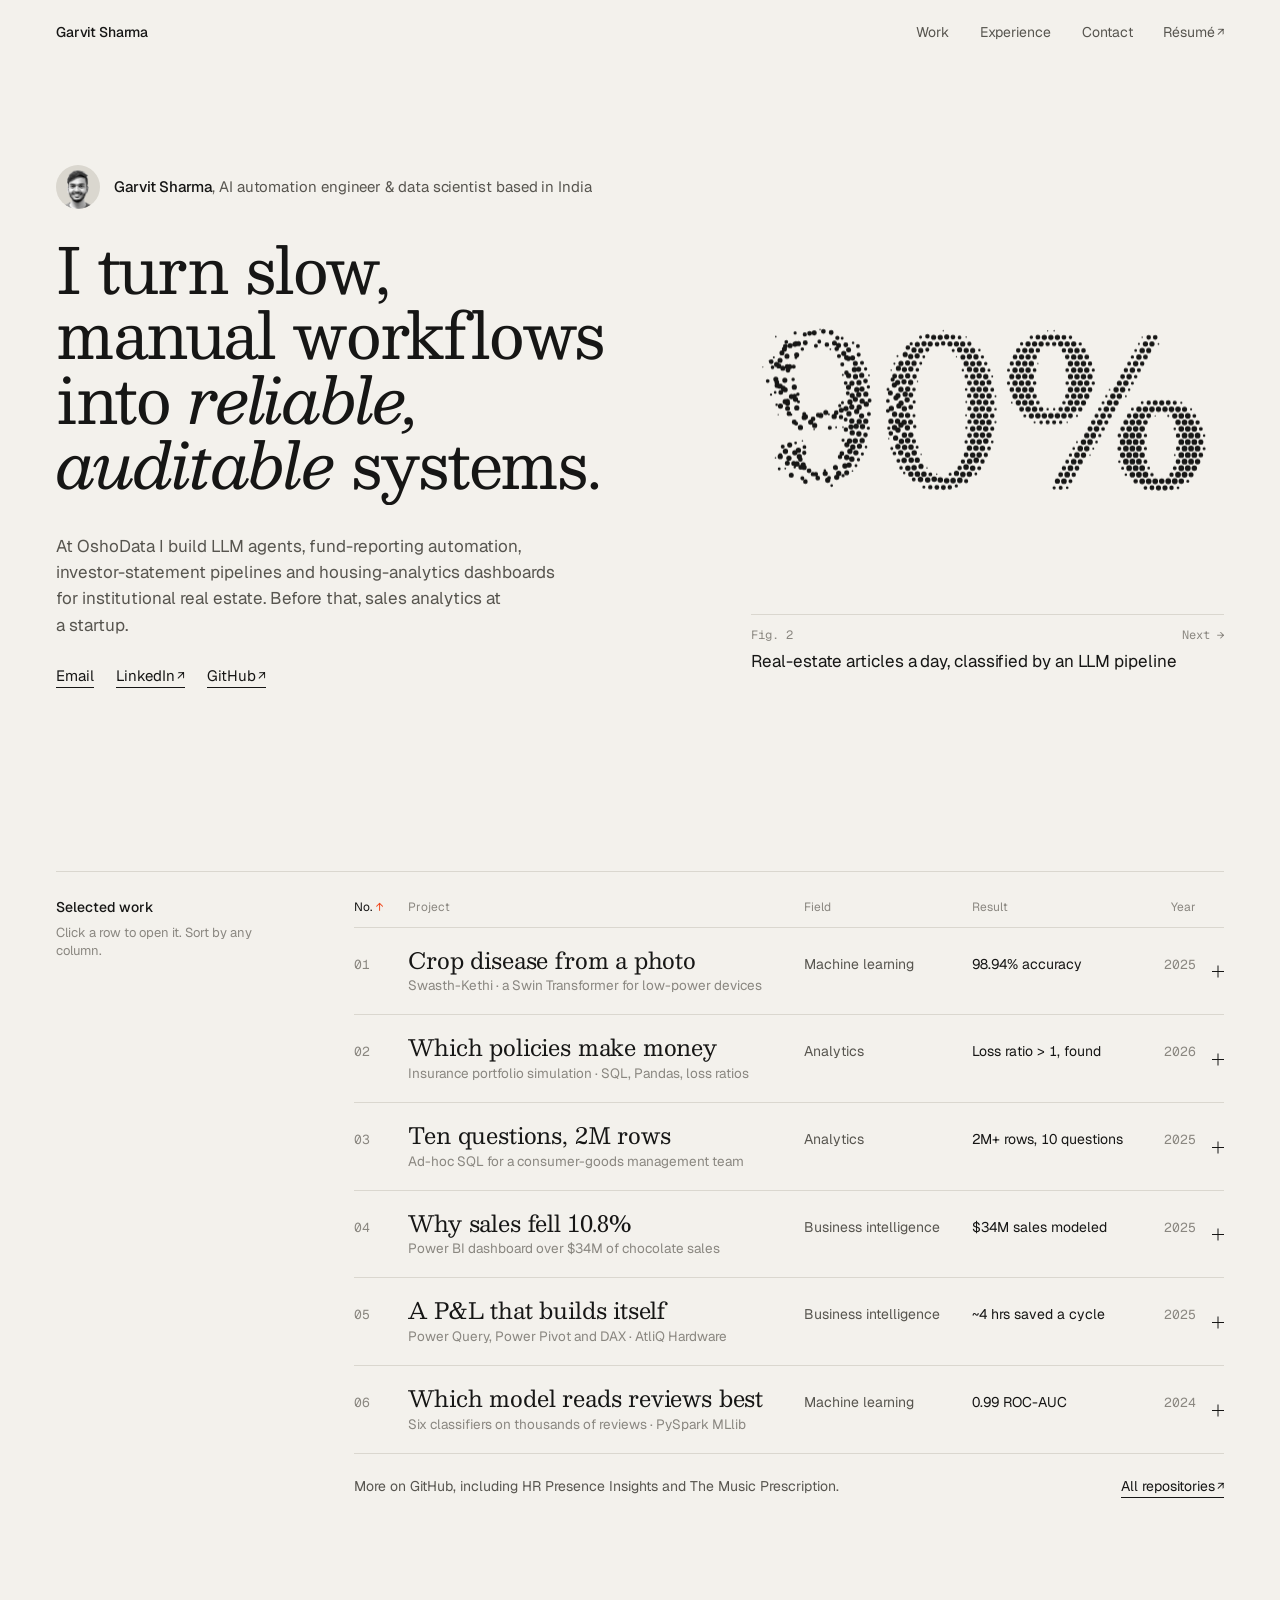
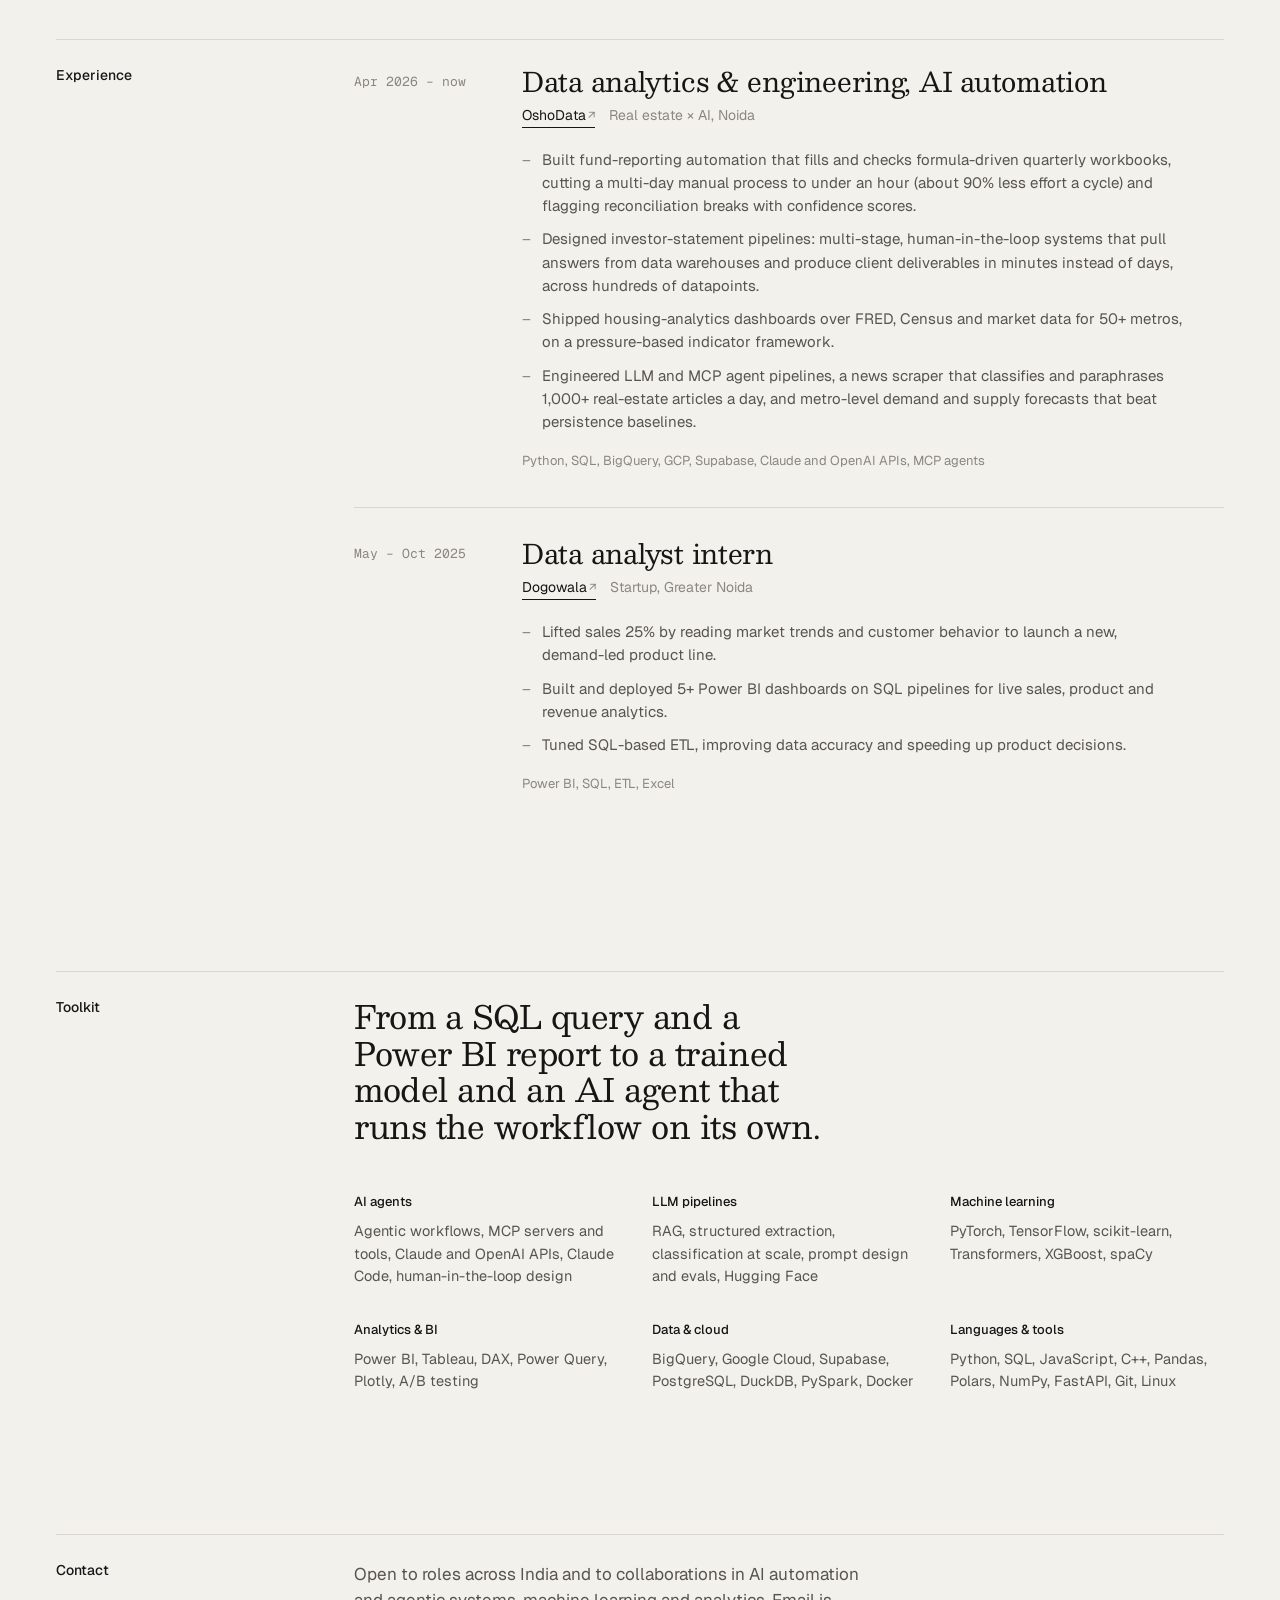
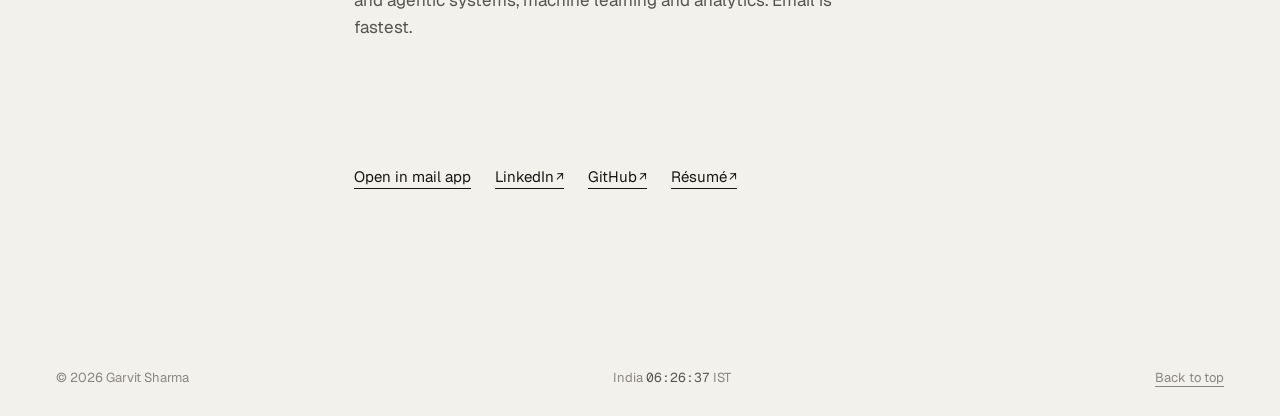
<file: index.html>
<!DOCTYPE html>
<html lang="en">
  <head>
    <meta charset="UTF-8" />
    <meta name="viewport" content="width=device-width, initial-scale=1.0" />
    <title>Garvit Sharma — AI Automation Engineer &amp; Data Scientist</title>
    <meta
      name="description"
      content="Garvit Sharma is an AI automation engineer and data scientist in India, building AI agents, LLM and RAG pipelines, machine learning models and analytics."
    />
    <meta name="keywords" content="Garvit Sharma, AI automation engineer, data scientist, India, agentic AI, AI agents, RAG, LLM, MCP, machine learning, data analyst, Power BI, SQL, Python" />
    <meta name="author" content="Garvit Sharma" />
    <meta name="robots" content="index, follow, max-image-preview:large" />
    <meta name="theme-color" content="#f3f1ec" media="(prefers-color-scheme: light)" />
    <meta name="theme-color" content="#121211" media="(prefers-color-scheme: dark)" />
    <meta name="color-scheme" content="light dark" />
    <link rel="canonical" href="https://garvitsharma0.github.io/" />
    <link rel="icon" type="image/svg+xml" href="assets/favicon.svg?v=2" />

    <!-- Open Graph -->
    <meta property="og:title" content="Garvit Sharma — AI Automation Engineer &amp; Data Scientist" />
    <meta
      property="og:description"
      content="AI Automation · Agentic AI · Machine Learning · Analytics. Turning manual workflows into reliable, auditable systems."
    />
    <meta property="og:type" content="website" />
    <meta property="og:locale" content="en_IN" />
    <meta property="og:site_name" content="Garvit Sharma" />
    <meta property="og:url" content="https://garvitsharma0.github.io/" />
    <meta property="og:image" content="https://garvitsharma0.github.io/assets/og.png?v=2" />
    <meta property="og:image:width" content="1200" />
    <meta property="og:image:height" content="630" />
    <meta property="og:image:alt" content="Garvit Sharma, AI automation engineer and data scientist. I turn slow, manual workflows into reliable, auditable systems." />
    <meta name="twitter:card" content="summary_large_image" />
    <meta name="twitter:title" content="Garvit Sharma — AI Automation Engineer &amp; Data Scientist" />
    <meta name="twitter:description" content="AI Automation · Agentic AI · Machine Learning · Analytics." />
    <meta name="twitter:image" content="https://garvitsharma0.github.io/assets/og.png?v=2" />

    <!-- Person structured data -->
    <script type="application/ld+json">
      {
        "@context": "https://schema.org",
        "@type": "Person",
        "name": "Garvit Sharma",
        "jobTitle": "AI Automation Engineer & Data Scientist",
        "description": "AI automation engineer and data scientist in India, building AI agents, LLM and RAG pipelines, machine learning models and analytics.",
        "url": "https://garvitsharma0.github.io/",
        "email": "mailto:garvits5.work@gmail.com",
        "image": "https://garvitsharma0.github.io/assets/profile-pic.png",
        "worksFor": { "@type": "Organization", "name": "OshoData" },
        "address": { "@type": "PostalAddress", "addressCountry": "IN" },
        "knowsAbout": ["AI Automation", "Agentic AI", "AI Agents", "RAG", "LLM Pipelines", "MCP Agents", "Generative AI", "Prompt Engineering", "Machine Learning", "Data Science", "Data Analysis", "SQL", "Python", "Power BI", "PySpark"],
        "sameAs": [
          "https://github.com/GarvitSharma0",
          "https://www.linkedin.com/in/garvitsharma1/"
        ]
      }
    </script>

    <link rel="preconnect" href="https://fonts.googleapis.com" />
    <link rel="preconnect" href="https://fonts.gstatic.com" crossorigin />
    <link
      href="https://fonts.googleapis.com/css2?family=Besley:ital,wght@0,400..500;1,400&family=Geist:wght@400..600&family=Geist+Mono:wght@400..500&display=swap"
      rel="stylesheet"
    />
    <link rel="stylesheet" href="style.css?v=9" />

    <script>
      document.documentElement.classList.add("js");
    </script>
  </head>
  <body>
    <a class="skip" href="#main">Skip to content</a>

    <header class="top wrap">
      <a class="top__name" href="#about">Garvit Sharma</a>
      <nav class="top__nav" aria-label="Primary">
        <a href="#projects">Work</a>
        <a href="#experience">Experience</a>
        <a href="#contact">Contact</a>
        <a href="assets/Garvits_Resume1.pdf" target="_blank" rel="noopener">Résumé<span class="arrow" aria-hidden="true">↗</span></a>
      </nav>
    </header>

    <main id="main">
      <!-- ====================== HERO ====================== -->
      <section id="about" class="hero wrap">
        <div class="hero__text">
          <h1 class="hero__id" data-intro>
            <img class="hero__avatar" src="assets/avatar.png" alt="" width="44" height="44" />
            <span>Garvit Sharma<span>, AI&nbsp;automation engineer &amp; data scientist based in&nbsp;India</span></span>
          </h1>
          <p class="hero__statement" data-split>
            I turn <span class="messy">slow, manual</span> workflows into <em>reliable, auditable</em> systems.
          </p>
          <p class="hero__lede" data-intro>
            At OshoData I build LLM agents, fund-reporting automation, investor-statement
            pipelines and housing-analytics dashboards for institutional real estate.
            Before that, sales analytics at a startup.
          </p>
          <p class="hero__links" data-intro>
            <a class="link" href="mailto:garvits5.work@gmail.com">Email</a>
            <a class="link" href="https://www.linkedin.com/in/garvitsharma1/" target="_blank" rel="me noopener">LinkedIn<span class="arrow" aria-hidden="true">↗</span></a>
            <a class="link" href="https://github.com/GarvitSharma0" target="_blank" rel="me noopener">GitHub<span class="arrow" aria-hidden="true">↗</span></a>
          </p>
        </div>

        <figure class="figs" data-intro>
          <button class="figs__stage" type="button" aria-label="Show the next result">
            <canvas aria-hidden="true"></canvas>
          </button>
          <figcaption class="figs__caption">
            <span class="figs__no">Fig. 1</span>
            <span class="figs__text">Less manual effort per quarterly reporting cycle, OshoData</span>
            <button class="figs__hint" type="button" tabindex="-1" aria-hidden="true">Next →</button>
          </figcaption>
          <ol class="figs__data">
            <li data-value="90%" data-caption="Less manual effort per quarterly reporting cycle, OshoData"><b>90%</b> less manual effort per quarterly reporting cycle at OshoData</li>
            <li data-value="1,000+" data-caption="Real-estate articles a day, classified by an LLM pipeline"><b>1,000+</b> real-estate articles a day, classified by an LLM pipeline</li>
            <li data-value="50+" data-caption="Metros tracked by housing-analytics dashboards"><b>50+</b> metros tracked by housing-analytics dashboards</li>
            <li data-value="98.94%" data-caption="Accuracy of the Swasth-Kethi plant-disease model"><b>98.94%</b> accuracy of the Swasth-Kethi plant-disease model</li>
            <li data-value="25%" data-caption="Sales lift from a demand-led product line, Dogowala"><b>25%</b> sales lift from a demand-led product line at Dogowala</li>
          </ol>
        </figure>
      </section>

      <!-- ====================== WORK ====================== -->
      <section id="projects" class="section wrap">
        <header class="section__label">
          <h2>Selected work</h2>
          <p>Click a row to open it. Sort by any column.</p>
        </header>

        <div class="work">
          <div class="work__head" role="group" aria-label="Sort projects">
            <button type="button" data-sort="no" aria-pressed="true">No.</button>
            <button type="button" data-sort="title" aria-pressed="false">Project</button>
            <button type="button" data-sort="field" aria-pressed="false">Field</button>
            <span>Result</span>
            <button type="button" data-sort="year" aria-pressed="false">Year</button>
          </div>

          <ol class="work__list">
            <!-- 01 — Swasth-Kethi -->
            <li class="row" data-no="1" data-title="Crop disease from a photo" data-field="Machine learning" data-year="2025">
              <button class="row__sum" type="button" aria-expanded="false" aria-controls="w-swasth">
                <span class="row__no">01</span>
                <span class="row__title">Crop disease from a photo <span>Swasth-Kethi · a Swin Transformer for low-power devices</span></span>
                <span class="row__field">Machine learning</span>
                <span class="row__result">98.94% accuracy</span>
                <span class="row__year">2025</span>
                <span class="row__icon" aria-hidden="true"></span>
              </button>
              <div class="row__detail" id="w-swasth">
                <div class="row__inner">
                  <div class="case">
                    <dl class="case__text">
                      <dt>Problem</dt>
                      <dd>Crop disease drives major yield loss, yet accurate detection models are usually too heavy for the low-end hardware farmers actually have, and out of reach for non-English speakers.</dd>
                      <dt>Approach</dt>
                      <dd>Trained a Swin Transformer on 100k+ leaf images across 38 disease classes, optimized it for edge devices, and wrapped it in a React UI in 150+ languages with a Django chatbot that explains causes, cures and prevention.</dd>
                      <dt>Result</dt>
                      <dd>98.94% validation accuracy and about 98% on the held-out test set, light enough for low-power devices.</dd>
                      <dt>Stack</dt>
                      <dd class="case__stack">PyTorch, Swin Transformer, React, Django</dd>
                    </dl>
                    <figure class="case__fig">
                      <img src="assets/case-swasth.png" alt="Training and validation loss and accuracy curves for the Swin Transformer" width="1070" height="359" loading="lazy" decoding="async" />
                    </figure>
                    <p class="case__links">
                      <a class="link" href="https://github.com/GarvitSharma0/Swasth-Kethi" target="_blank" rel="noopener">Code<span class="arrow" aria-hidden="true">↗</span></a>
                    </p>
                  </div>
                </div>
              </div>
            </li>

            <!-- 02 — Insurance -->
            <li class="row" data-no="2" data-title="Which policies make money" data-field="Analytics" data-year="2026">
              <button class="row__sum" type="button" aria-expanded="false" aria-controls="w-insurance">
                <span class="row__no">02</span>
                <span class="row__title">Which policies make money <span>Insurance portfolio simulation · SQL, Pandas, loss ratios</span></span>
                <span class="row__field">Analytics</span>
                <span class="row__result">Loss ratio &gt; 1, found</span>
                <span class="row__year">2026</span>
                <span class="row__icon" aria-hidden="true"></span>
              </button>
              <div class="row__detail" id="w-insurance">
                <div class="row__inner">
                  <div class="case">
                    <dl class="case__text">
                      <dt>Problem</dt>
                      <dd>Which policies in an insurance book actually make money, and how badly does claim frequency erode it?</dd>
                      <dt>Approach</dt>
                      <dd>Generated policy and claims data, then used SQL and Pandas to compute premium revenue, claim-cost trends, loss ratios by tenure and projected liabilities under different claim-frequency assumptions.</dd>
                      <dt>Result</dt>
                      <dd>Three-year policies are the most profitable (lowest loss ratio, 1.31). The portfolio as a whole pays out more in claims than it earns in premium, and higher claim frequency makes it sharply worse.</dd>
                      <dt>Stack</dt>
                      <dd class="case__stack">Python, Pandas, SQLite, Seaborn</dd>
                    </dl>
                    <figure class="case__fig">
                      <img src="assets/case-insurance.png" alt="Loss ratio by policy tenure, bar chart" width="789" height="490" loading="lazy" decoding="async" />
                    </figure>
                    <p class="case__links">
                      <a class="link" href="https://github.com/GarvitSharma0/Insurance-Portfolio-Simulation-Risk-Analysis-SQL-Python-" target="_blank" rel="noopener">Code<span class="arrow" aria-hidden="true">↗</span></a>
                    </p>
                  </div>
                </div>
              </div>
            </li>

            <!-- 03 — Ad-hoc consumer goods -->
            <li class="row" data-no="3" data-title="Ten questions, 2M rows" data-field="Analytics" data-year="2025">
              <button class="row__sum" type="button" aria-expanded="false" aria-controls="w-adhoc">
                <span class="row__no">03</span>
                <span class="row__title">Ten questions, 2M rows <span>Ad-hoc SQL for a consumer-goods management team</span></span>
                <span class="row__field">Analytics</span>
                <span class="row__result">2M+ rows, 10 questions</span>
                <span class="row__year">2025</span>
                <span class="row__icon" aria-hidden="true"></span>
              </button>
              <div class="row__detail" id="w-adhoc">
                <div class="row__inner">
                  <div class="case">
                    <dl class="case__text">
                      <dt>Problem</dt>
                      <dd>Management had no quick, detailed view across a sales database of more than two million rows.</dd>
                      <dt>Approach</dt>
                      <dd>Answered ten executive requests in SQL, with views and stored procedures, and turned the results into a deck for stakeholders.</dd>
                      <dt>Result</dt>
                      <dd>The Retailer channel drives 72.6% of gross sales. Also flagged the November 2020 peak and the March 2020 trough, ranked top products and customers, and made the queries 50% faster.</dd>
                      <dt>Stack</dt>
                      <dd class="case__stack">SQL, Power BI, Excel</dd>
                    </dl>
                    <figure class="case__fig">
                      <img src="assets/case-adhoc.png" alt="Sales by channel, donut chart from the insights deck" width="1100" height="619" loading="lazy" decoding="async" />
                    </figure>
                    <p class="case__links">
                      <a class="link" href="https://github.com/GarvitSharma0/ad_hoc_analysis_of_consumer_goods" target="_blank" rel="noopener">Code<span class="arrow" aria-hidden="true">↗</span></a>
                    </p>
                  </div>
                </div>
              </div>
            </li>

            <!-- 04 — Sales insights -->
            <li class="row" data-no="4" data-title="Why sales fell 10.8%" data-field="Business intelligence" data-year="2025">
              <button class="row__sum" type="button" aria-expanded="false" aria-controls="w-sales">
                <span class="row__no">04</span>
                <span class="row__title">Why sales fell 10.8% <span>Power BI dashboard over $34M of chocolate sales</span></span>
                <span class="row__field">Business intelligence</span>
                <span class="row__result">$34M sales modeled</span>
                <span class="row__year">2025</span>
                <span class="row__icon" aria-hidden="true"></span>
              </button>
              <div class="row__detail" id="w-sales">
                <div class="row__inner">
                  <div class="case">
                    <dl class="case__text">
                      <dt>Problem</dt>
                      <dd>Sales were down 10.8% month on month, with no clear view of where margin and performance were leaking.</dd>
                      <dt>Approach</dt>
                      <dd>Built a Power BI dashboard over Excel and CSV sources covering sales, profit, shipments and performance by rep and region, tuned with DAX Studio.</dd>
                      <dt>Result</dt>
                      <dd>Modeled $34M in sales and $21M in profit (60.3% of target), showed what drove the decline and which reps and regions led or lagged, and pointed to pricing and shipment fixes.</dd>
                      <dt>Stack</dt>
                      <dd class="case__stack">Power BI, DAX, DAX Studio, Excel</dd>
                    </dl>
                    <figure class="case__fig">
                      <img src="assets/case-sales.png" alt="Awesome Chocolates sales dashboard in Power BI" width="1100" height="633" loading="lazy" decoding="async" />
                    </figure>
                    <p class="case__links">
                      <a class="link" href="https://app.powerbi.com/view?r=eyJrIjoiNjg2MzhmYjgtZTMzYi00N2Y5LWIxOWEtYzU3NTE3YmJjMzYyIiwidCI6ImM2ZTU0OWIzLTVmNDUtNDAzMi1hYWU5LWQ0MjQ0ZGM1YjJjNCJ9&amp;pageName=ReportSection" target="_blank" rel="noopener">Live dashboard<span class="arrow" aria-hidden="true">↗</span></a>
                      <a class="link" href="https://github.com/GarvitSharma0/sales-analytics-chocolates" target="_blank" rel="noopener">Code<span class="arrow" aria-hidden="true">↗</span></a>
                    </p>
                  </div>
                </div>
              </div>
            </li>

            <!-- 05 — P&L -->
            <li class="row" data-no="5" data-title="A P&amp;L that builds itself" data-field="Business intelligence" data-year="2025">
              <button class="row__sum" type="button" aria-expanded="false" aria-controls="w-pnl">
                <span class="row__no">05</span>
                <span class="row__title">A P&amp;L that builds itself <span>Power Query, Power Pivot and DAX · AtliQ Hardware</span></span>
                <span class="row__field">Business intelligence</span>
                <span class="row__result">~4 hrs saved a cycle</span>
                <span class="row__year">2025</span>
                <span class="row__icon" aria-hidden="true"></span>
              </button>
              <div class="row__detail" id="w-pnl">
                <div class="row__inner">
                  <div class="case">
                    <dl class="case__text">
                      <dt>Problem</dt>
                      <dd>Finance needed a reliable P&amp;L, plus market and customer performance, across fiscal years.</dd>
                      <dt>Approach</dt>
                      <dd>Automated the report with Power Query for the ETL, a Power Pivot data model and DAX measures, giving P&amp;L by fiscal year and by market.</dd>
                      <dt>Result</dt>
                      <dd>Gross margin tracked by year and market against target. Automated cleaning saved about four hours a cycle and lifted report accuracy by about 30%.</dd>
                      <dt>Stack</dt>
                      <dd class="case__stack">Excel, Power Query, Power Pivot, DAX</dd>
                    </dl>
                    <figure class="case__fig">
                      <img src="assets/case-pnl.png" alt="P&amp;L statement by fiscal year for AtliQ Hardware" width="864" height="532" loading="lazy" decoding="async" />
                    </figure>
                    <p class="case__links">
                      <a class="link" href="https://github.com/GarvitSharma0/P-and-L-Sales-Finance-analytics" target="_blank" rel="noopener">Code<span class="arrow" aria-hidden="true">↗</span></a>
                    </p>
                  </div>
                </div>
              </div>
            </li>

            <!-- 06 — Sentiment -->
            <li class="row" data-no="6" data-title="Which model reads reviews best" data-field="Machine learning" data-year="2024">
              <button class="row__sum" type="button" aria-expanded="false" aria-controls="w-sentiment">
                <span class="row__no">06</span>
                <span class="row__title">Which model reads reviews best <span>Six classifiers on thousands of reviews · PySpark MLlib</span></span>
                <span class="row__field">Machine learning</span>
                <span class="row__result">0.99 ROC-AUC</span>
                <span class="row__year">2024</span>
                <span class="row__icon" aria-hidden="true"></span>
              </button>
              <div class="row__detail" id="w-sentiment">
                <div class="row__inner">
                  <div class="case">
                    <dl class="case__text">
                      <dt>Problem</dt>
                      <dd>Classify the sentiment of thousands of product reviews and find the model that does it best.</dd>
                      <dt>Approach</dt>
                      <dd>An end-to-end PySpark MLlib pipeline: tokenization, stopword removal, spaCy lemmatization and TF-IDF, then six classifiers trained with cross-validation and compared on accuracy, precision, recall, F1 and AUC.</dd>
                      <dt>Result</dt>
                      <dd>Logistic regression and gradient boosting came out on top, at about 98% accuracy and 0.99 ROC-AUC.</dd>
                      <dt>Stack</dt>
                      <dd class="case__stack">PySpark, Spark MLlib, spaCy, Spark SQL</dd>
                    </dl>
                    <figure class="case__fig">
                      <img src="assets/case-sentiment.png" alt="Accuracy of the six classification models compared" width="1070" height="690" loading="lazy" decoding="async" />
                    </figure>
                    <p class="case__links">
                      <a class="link" href="https://github.com/GarvitSharma0/Sentiment-Analysis-Big-Data" target="_blank" rel="noopener">Code<span class="arrow" aria-hidden="true">↗</span></a>
                    </p>
                  </div>
                </div>
              </div>
            </li>
          </ol>

          <p class="work__more">
            More on GitHub, including HR Presence Insights and The Music Prescription.
            <a class="link" href="https://github.com/GarvitSharma0" target="_blank" rel="me noopener">All repositories<span class="arrow" aria-hidden="true">↗</span></a>
          </p>
        </div>
      </section>

      <!-- ====================== EXPERIENCE ====================== -->
      <section id="experience" class="section wrap">
        <header class="section__label">
          <h2>Experience</h2>
        </header>

        <div class="jobs">
          <article class="job" data-reveal>
            <p class="job__when">Apr 2026 – now</p>
            <div>
              <h3 class="job__role">Data analytics &amp; engineering, AI automation</h3>
              <p class="job__org">
                <a class="link" href="https://oshodata.com" target="_blank" rel="noopener">OshoData<span class="arrow" aria-hidden="true">↗</span></a>
                <span>Real estate × AI, Noida</span>
              </p>
              <ul class="job__points">
                <li>Built fund-reporting automation that fills and checks formula-driven quarterly workbooks, cutting a multi-day manual process to under an hour (about 90% less effort a cycle) and flagging reconciliation breaks with confidence scores.</li>
                <li>Designed investor-statement pipelines: multi-stage, human-in-the-loop systems that pull answers from data warehouses and produce client deliverables in minutes instead of days, across hundreds of datapoints.</li>
                <li>Shipped housing-analytics dashboards over FRED, Census and market data for 50+ metros, on a pressure-based indicator framework.</li>
                <li>Engineered LLM and MCP agent pipelines, a news scraper that classifies and paraphrases 1,000+ real-estate articles a day, and metro-level demand and supply forecasts that beat persistence baselines.</li>
              </ul>
              <p class="job__stack">Python, SQL, BigQuery, GCP, Supabase, Claude and OpenAI APIs, MCP agents</p>
            </div>
          </article>

          <article class="job" data-reveal>
            <p class="job__when">May – Oct 2025</p>
            <div>
              <h3 class="job__role">Data analyst intern</h3>
              <p class="job__org">
                <a class="link" href="https://dogowala.in" target="_blank" rel="noopener">Dogowala<span class="arrow" aria-hidden="true">↗</span></a>
                <span>Startup, Greater Noida</span>
              </p>
              <ul class="job__points">
                <li>Lifted sales 25% by reading market trends and customer behavior to launch a new, demand-led product line.</li>
                <li>Built and deployed 5+ Power BI dashboards on SQL pipelines for live sales, product and revenue analytics.</li>
                <li>Tuned SQL-based ETL, improving data accuracy and speeding up product decisions.</li>
              </ul>
              <p class="job__stack">Power BI, SQL, ETL, Excel</p>
            </div>
          </article>
        </div>
      </section>

      <!-- ====================== TOOLKIT ====================== -->
      <section id="skills" class="section wrap">
        <header class="section__label">
          <h2>Toolkit</h2>
        </header>

        <div class="kit">
          <p class="kit__intro" data-reveal>
            From a SQL query and a Power BI report to a trained model and an AI agent that
            runs the workflow on its own.
          </p>
          <div class="kit__grid">
            <div data-reveal><h3>AI agents</h3><p>Agentic workflows, MCP servers and tools, Claude and OpenAI APIs, Claude Code, human-in-the-loop design</p></div>
            <div data-reveal><h3>LLM pipelines</h3><p>RAG, structured extraction, classification at scale, prompt design and evals, Hugging Face</p></div>
            <div data-reveal><h3>Machine learning</h3><p>PyTorch, TensorFlow, scikit-learn, Transformers, XGBoost, spaCy</p></div>
            <div data-reveal><h3>Analytics &amp; BI</h3><p>Power BI, Tableau, DAX, Power Query, Plotly, A/B testing</p></div>
            <div data-reveal><h3>Data &amp; cloud</h3><p>BigQuery, Google Cloud, Supabase, PostgreSQL, DuckDB, PySpark, Docker</p></div>
            <div data-reveal><h3>Languages &amp; tools</h3><p>Python, SQL, JavaScript, C++, Pandas, Polars, NumPy, FastAPI, Git, Linux</p></div>
          </div>
        </div>
      </section>

      <!-- ====================== CONTACT ====================== -->
      <section id="contact" class="section wrap">
        <header class="section__label">
          <h2>Contact</h2>
        </header>

        <div class="contact">
          <p class="contact__lead" data-reveal>
            Open to roles across India and to collaborations in AI automation and agentic
            systems, machine learning and analytics. Email is fastest.
          </p>
          <button class="contact__email" type="button" data-email="garvits5.work@gmail.com" aria-label="Copy email address, garvits5.work@gmail.com">
            <span class="roll" aria-hidden="true"></span>
          </button>
          <p class="sr-only" aria-live="polite" data-copy-status></p>
          <p class="contact__links" data-reveal>
            <a class="link" href="mailto:garvits5.work@gmail.com">Open in mail app</a>
            <a class="link" href="https://www.linkedin.com/in/garvitsharma1/" target="_blank" rel="me noopener">LinkedIn<span class="arrow" aria-hidden="true">↗</span></a>
            <a class="link" href="https://github.com/GarvitSharma0" target="_blank" rel="me noopener">GitHub<span class="arrow" aria-hidden="true">↗</span></a>
            <a class="link" href="assets/Garvits_Resume1.pdf" target="_blank" rel="noopener">Résumé<span class="arrow" aria-hidden="true">↗</span></a>
          </p>
        </div>
      </section>
    </main>

    <footer class="foot wrap">
      <p>© 2026 Garvit Sharma</p>
      <p class="foot__clock">India <time data-clock>--:--</time> IST</p>
      <p><a class="link" href="#about">Back to top</a></p>
    </footer>

    <script src="script.js?v=7" defer></script>
  </body>
</html>
</file>
<file: style.css>
/* ============================================================
   Garvit Sharma — portfolio
   Paper, ink and one signal colour. Besley (a Clarendon) for
   display, Geist for text. Light and dark follow the system setting.
   ============================================================ */

:root {
  --paper: #f3f1ec;
  --ink: #161615;
  --ink-2: #57554f;
  --ink-3: #8a8780;
  --rule: #dad7cf;
  --accent: #f0461b;

  --serif: "Besley", "Clarendon", "Rockwell", Georgia, serif;
  --sans: "Geist", ui-sans-serif, system-ui, -apple-system, "Segoe UI", sans-serif;
  --mono: "Geist Mono", ui-monospace, "SF Mono", Menlo, Consolas, monospace;

  --ease: cubic-bezier(0.22, 1, 0.36, 1);
  --ease-io: cubic-bezier(0.65, 0, 0.35, 1);
  --gutter: clamp(16px, 4.5vw, 56px);
  --gap: 24px;
  color-scheme: light;
}

@media (prefers-color-scheme: dark) {
  :root {
    --paper: #121211;
    --ink: #ebe9e3;
    --ink-2: #a19e96;
    --ink-3: #6e6b65;
    --rule: #2b2a27;
    --accent: #ff5a2c;
    color-scheme: dark;
  }
}

/* ---------- base ---------- */
*,
*::before,
*::after {
  box-sizing: border-box;
}
html {
  -webkit-text-size-adjust: 100%;
  scroll-behavior: smooth;
}
body {
  margin: 0;
  background: var(--paper);
  color: var(--ink);
  font: 400 16px/1.55 var(--sans);
  -webkit-font-smoothing: antialiased;
  -moz-osx-font-smoothing: grayscale;
  overflow-x: clip;
}
h1, h2, h3, p, ul, ol, dl, dd, figure {
  margin: 0;
  padding: 0;
}
ul, ol {
  list-style: none;
}
a {
  color: inherit;
  text-decoration: none;
}
button {
  font: inherit;
  color: inherit;
  background: none;
  border: 0;
  padding: 0;
  cursor: pointer;
  text-align: inherit;
}
img {
  display: block;
  max-width: 100%;
  height: auto;
}
::selection {
  background: var(--accent);
  color: #fff;
}
:focus-visible {
  outline: 2px solid var(--accent);
  outline-offset: 3px;
  border-radius: 1px;
}

.wrap {
  width: 100%;
  max-width: 1280px;
  margin-inline: auto;
  padding-inline: var(--gutter);
}
.sr-only {
  position: absolute;
  width: 1px;
  height: 1px;
  overflow: hidden;
  clip: rect(0 0 0 0);
  white-space: nowrap;
}
.skip {
  position: absolute;
  left: var(--gutter);
  top: -60px;
  padding: 8px 12px;
  background: var(--ink);
  color: var(--paper);
  font-size: 14px;
  z-index: 10;
}
.skip:focus {
  top: 12px;
}

/* links: the rule slides out to the right and back in from the left */
.link {
  background: linear-gradient(currentColor, currentColor) 0 100% / 100% 1px no-repeat;
  padding-bottom: 1px;
}
.arrow {
  display: inline-block;
  margin-left: 0.15em;
  font-size: 0.82em;
  transition: transform 0.35s var(--ease);
}
@media (hover: hover) {
  .link:hover {
    animation: rule 0.7s var(--ease-io);
  }
  a:hover .arrow {
    transform: translate(2px, -2px);
  }
}
@keyframes rule {
  0% { background-size: 100% 1px; background-position: 100% 100%; }
  45% { background-size: 0% 1px; background-position: 100% 100%; }
  55% { background-size: 0% 1px; background-position: 0 100%; }
  100% { background-size: 100% 1px; background-position: 0 100%; }
}

/* ---------- header ---------- */
.top {
  display: flex;
  justify-content: space-between;
  align-items: baseline;
  gap: 16px;
  padding-top: 22px;
  padding-bottom: 22px;
  font-size: 14px;
}
.top__name {
  font-weight: 500;
  letter-spacing: -0.01em;
}
.top__nav {
  display: flex;
  gap: clamp(14px, 2.4vw, 32px);
  color: var(--ink-2);
}
.top__nav a {
  transition: color 0.2s;
}
.top__nav a:hover {
  color: var(--ink);
}

/* ---------- hero ---------- */
.hero {
  display: grid;
  grid-template-columns: repeat(12, minmax(0, 1fr));
  column-gap: var(--gap);
  align-items: end;
  padding-top: clamp(40px, 11vh, 132px);
  padding-bottom: clamp(24px, 4vh, 48px);
}
.hero__text {
  grid-column: 1 / span 7;
  padding-bottom: 6px;
}
.hero__id {
  display: flex;
  align-items: center;
  gap: 14px;
  font-size: 15px;
  font-weight: 500;
  line-height: 1.4;
  letter-spacing: -0.005em;
}
.hero__id > span > span {
  color: var(--ink-2);
  font-weight: 400;
}
.hero__avatar {
  flex: none;
  width: 44px;
  height: 44px;
  border-radius: 50%;
  background: var(--rule);
}
.hero__statement {
  margin-top: clamp(20px, 3vh, 32px);
  font-family: var(--serif);
  font-weight: 400;
  font-size: clamp(2.4rem, 4.9vw, 4.9rem);
  line-height: 1.04;
  letter-spacing: -0.022em;
  text-wrap: balance;
}
.hero__statement em {
  font-style: italic;
  letter-spacing: -0.02em;
}
.hero__lede {
  margin-top: clamp(24px, 4vh, 40px);
  max-width: 46ch;
  font-size: 17px;
  color: var(--ink-2);
  text-wrap: pretty;
}
.hero__links {
  display: flex;
  gap: 22px;
  margin-top: 26px;
  font-size: 15px;
}

/* results, printed in dots */
.figs {
  grid-column: 8 / span 5;
}
.figs__stage {
  position: relative;
  display: block;
  width: 100%;
  aspect-ratio: 5 / 4;
  cursor: pointer;
  -webkit-tap-highlight-color: transparent;
}
.figs__stage canvas {
  position: absolute;
  inset: 0;
  width: 100%;
  height: 100%;
}
.figs__caption {
  position: relative;
  display: grid;
  grid-template-columns: minmax(0, 1fr) auto;
  gap: 6px 14px;
  align-items: baseline;
  margin-top: 12px;
  padding-top: 12px;
  border-top: 1px solid var(--rule);
  font: 12px/1.45 var(--mono);
  color: var(--ink-3);
}
/* the rule doubles as the timer: when it fills, the next figure comes in */
.figs__caption::before {
  content: "";
  position: absolute;
  left: 0;
  right: 0;
  top: -1px;
  height: 1px;
  background: var(--ink);
  transform: scaleX(0);
  transform-origin: left;
}
.figs.run .figs__caption::before {
  animation: fig-timer 4.2s linear forwards;
}
.figs:hover .figs__caption::before,
.figs.paused .figs__caption::before {
  animation-play-state: paused;
}
@keyframes fig-timer {
  to {
    transform: none;
  }
}
.figs__no {
  white-space: nowrap;
}
/* the line that explains the number: body size, and room for two lines so a long one never moves the page */
.figs__text {
  grid-column: 1 / -1;
  min-height: 2.6em;
  font: 400 17px/1.3 var(--sans);
  letter-spacing: -0.005em;
  color: var(--ink);
  text-wrap: pretty;
  transition: opacity 0.25s, transform 0.4s var(--ease);
}
.figs__text.out {
  opacity: 0;
  transform: translateY(5px);
}
.figs__hint {
  grid-column: 2;
  grid-row: 1;
  justify-self: end;
  color: inherit;
  white-space: nowrap;
  transition: color 0.2s;
}
.figs__hint:hover {
  color: var(--ink);
}
.figs__data {
  display: grid;
  gap: 6px;
  font-size: 15px;
  color: var(--ink-2);
}
.figs__data b {
  font-family: var(--serif);
  font-size: 1.6em;
  font-weight: 400;
  color: var(--ink);
}
/* the list is the source; with JS it is read by screen readers, drawn in dots for everyone else */
html.js .figs__data {
  position: absolute;
  width: 1px;
  height: 1px;
  overflow: hidden;
  clip: rect(0 0 0 0);
  white-space: nowrap;
}
html:not(.js) .figs__stage,
html:not(.js) .figs__caption {
  display: none;
}

/* ---------- sections ---------- */
.section {
  display: grid;
  grid-template-columns: repeat(12, minmax(0, 1fr));
  column-gap: var(--gap);
  padding-top: clamp(80px, 11vw, 150px);
}
.section::before {
  content: "";
  grid-column: 1 / -1;
  border-top: 1px solid var(--rule);
  margin-bottom: 26px;
  transform-origin: left;
}
.section__label {
  grid-column: 1 / span 3;
  align-self: start;
  position: sticky;
  top: 28px;
}
.section__label h2 {
  font-size: 14px;
  font-weight: 500;
  line-height: 1.4;
}
.section__label p {
  max-width: 22ch;
  margin-top: 6px;
  font-size: 13px;
  line-height: 1.45;
  color: var(--ink-3);
}
.section > :not(.section__label) {
  grid-column: 4 / -1;
}

/* ---------- work ---------- */
.work__head,
.row__sum {
  display: grid;
  grid-template-columns: 2.4rem minmax(0, 1fr) 9.5rem 10rem 3rem 12px;
  column-gap: 16px;
  align-items: baseline;
}
.work__head {
  padding-bottom: 10px;
  border-bottom: 1px solid var(--rule);
  font-size: 12px;
  color: var(--ink-3);
}
.work__head button {
  color: inherit;
  transition: color 0.2s;
}
.work__head button:hover,
.work__head button[aria-pressed="true"] {
  color: var(--ink);
}
.work__head button[data-dir]::after {
  display: inline-block;
  margin-left: 4px;
  font-family: var(--mono);
  color: var(--accent);
}
.work__head button[data-dir="asc"]::after {
  content: "↑";
}
.work__head button[data-dir="desc"]::after {
  content: "↓";
}
.work__head [data-sort="year"] {
  grid-column: 5;
  justify-self: end;
}

.row {
  border-bottom: 1px solid var(--rule);
}
.row__sum {
  width: 100%;
  padding: 20px 0 19px;
  transition: opacity 0.35s var(--ease);
}
.row__no,
.row__year {
  font: 13px var(--mono);
  color: var(--ink-3);
  font-variant-numeric: tabular-nums;
}
.row__year {
  justify-self: end;
}
.row__title {
  display: flex;
  flex-wrap: wrap;
  align-items: baseline;
  column-gap: 0.5em;
  font-family: var(--serif);
  font-weight: 400;
  font-size: clamp(1.2rem, 1.75vw, 1.45rem);
  line-height: 1.15;
  letter-spacing: -0.008em;
  transition: transform 0.5s var(--ease);
}
/* the line under the title: what it was built with, and for whom */
.row__title span {
  flex-basis: 100%;
  max-width: 46ch;
  margin-top: 3px;
  font: 400 13.5px/1.4 var(--sans);
  letter-spacing: 0;
  color: var(--ink-3);
}
.row__field {
  font-size: 14px;
  color: var(--ink-2);
}
.row__result {
  font-size: 14px;
  font-variant-numeric: tabular-nums;
}
.row__icon {
  position: relative;
  width: 12px;
  height: 12px;
  align-self: center;
}
.row__icon::before,
.row__icon::after {
  content: "";
  position: absolute;
  left: 0;
  top: 50%;
  width: 100%;
  height: 1px;
  background: currentColor;
  transition: transform 0.5s var(--ease);
}
.row__icon::after {
  transform: rotate(90deg);
}
.row.open .row__icon::after {
  transform: rotate(0deg);
}
@media (hover: hover) {
  .work__list:hover .row:not(:hover):not(.open) .row__sum {
    opacity: 0.35;
  }
  .row__sum:hover .row__title {
    transform: translateX(6px);
  }
}

/* expanding detail: animates to its real height, no measuring */
.row__detail {
  display: grid;
  grid-template-rows: 0fr;
  transition: grid-template-rows 0.6s var(--ease);
}
.row.open .row__detail {
  grid-template-rows: 1fr;
}
.row__inner {
  min-height: 0;
  overflow: hidden;
}
.case {
  display: grid;
  grid-template-columns: 2.4rem minmax(0, 1fr) minmax(0, 1.05fr);
  column-gap: 16px;
  padding: 2px 0 34px;
  opacity: 0;
  transform: translateY(-8px);
  transition: opacity 0.3s, transform 0.5s var(--ease);
}
.row.open .case {
  opacity: 1;
  transform: none;
  transition-delay: 0.12s;
}
.case__text {
  grid-column: 2;
  display: grid;
  grid-template-columns: 5.5rem minmax(0, 1fr);
  gap: 10px 16px;
  align-content: start;
  font-size: 14.5px;
  line-height: 1.55;
}
.case__text dt {
  padding-top: 2px;
  font-size: 12px;
  color: var(--ink-3);
}
.case__text dd {
  max-width: 52ch;
  color: var(--ink-2);
  text-wrap: pretty;
}
.case__stack {
  color: var(--ink) !important;
}
.case__fig {
  grid-column: 3;
  grid-row: 1 / span 2;
  align-self: start;
}
/* the picture develops like a print: a screen of dots that grow until they meet */
@property --dot {
  syntax: "<length>";
  inherits: false;
  initial-value: 6px;
}
.case__fig img {
  --dot: 6px;
  width: 100%;
  border: 1px solid var(--rule);
  filter: grayscale(1) contrast(1.04);
  mix-blend-mode: multiply;
  -webkit-mask-image: radial-gradient(circle, #000 var(--dot), transparent calc(var(--dot) + 0.5px));
  mask-image: radial-gradient(circle, #000 var(--dot), transparent calc(var(--dot) + 0.5px));
  -webkit-mask-size: 8px 8px;
  mask-size: 8px 8px;
  transition: filter 0.6s var(--ease);
}
.row.open .case__fig img {
  animation: develop 0.9s var(--ease-io) 0.15s both;
}
@keyframes develop {
  from {
    --dot: 0.6px;
  }
  to {
    --dot: 6px;
  }
}
.case__fig:hover img {
  filter: none;
}
@media (prefers-color-scheme: dark) {
  .case__fig img {
    mix-blend-mode: normal;
    opacity: 0.88;
  }
}
.case__links {
  grid-column: 2;
  display: flex;
  gap: 20px;
  margin-top: 20px;
  font-size: 14px;
}
.work__more {
  display: flex;
  flex-wrap: wrap;
  gap: 6px 16px;
  justify-content: space-between;
  margin-top: 22px;
  font-size: 14px;
  color: var(--ink-2);
}
.work__more .link {
  color: var(--ink);
}

/* ---------- experience ---------- */
.job {
  display: grid;
  grid-template-columns: 9rem minmax(0, 1fr);
  column-gap: var(--gap);
  padding-bottom: 36px;
}
.job + .job {
  padding-top: 30px;
  border-top: 1px solid var(--rule);
}
.job__when {
  padding-top: 7px;
  font: 13px var(--mono);
  color: var(--ink-3);
  font-variant-numeric: tabular-nums;
}
.job__role {
  font-family: var(--serif);
  font-weight: 400;
  font-size: clamp(1.35rem, 2.1vw, 1.7rem);
  line-height: 1.15;
  letter-spacing: -0.01em;
  text-wrap: balance;
}
.job__org {
  display: flex;
  flex-wrap: wrap;
  gap: 4px 14px;
  margin-top: 8px;
  font-size: 14px;
}
.job__org span {
  color: var(--ink-3);
}
.job__points {
  display: grid;
  gap: 10px;
  max-width: 66ch;
  margin-top: 20px;
  font-size: 15px;
  color: var(--ink-2);
}
.job__points li {
  position: relative;
  padding-left: 20px;
  text-wrap: pretty;
}
.job__points li::before {
  content: "–";
  position: absolute;
  left: 0;
  color: var(--ink-3);
}
.job__stack {
  margin-top: 18px;
  font-size: 13px;
  color: var(--ink-3);
}

/* ---------- toolkit ---------- */
.kit__intro {
  max-width: 30ch;
  font-family: var(--serif);
  font-weight: 400;
  font-size: clamp(1.5rem, 2.5vw, 2.1rem);
  line-height: 1.14;
  letter-spacing: -0.015em;
  text-wrap: balance;
}
.kit__grid {
  display: grid;
  grid-template-columns: repeat(3, minmax(0, 1fr));
  gap: 32px var(--gap);
  margin-top: 48px;
}
.kit__grid h3 {
  font-size: 13px;
  font-weight: 500;
}
.kit__grid p {
  margin-top: 8px;
  font-size: 14.5px;
  color: var(--ink-2);
  text-wrap: pretty;
}

/* ---------- contact ---------- */
.contact {
  container-type: inline-size;
}
.contact__lead {
  max-width: 46ch;
  font-size: 17px;
  color: var(--ink-2);
}
.contact__email {
  display: block;
  margin-top: 26px;
  font-family: var(--serif);
  font-weight: 400;
  font-size: clamp(1.5rem, 6.9cqi, 4.2rem);
  line-height: 1.05;
  letter-spacing: -0.02em;
  cursor: copy;
}
.roll {
  position: relative;
  display: inline-block;
  overflow: hidden;
  padding: 0 0.04em 0.16em;
  vertical-align: top;
}
.roll__a,
.roll__b {
  display: block;
  white-space: nowrap;
}
.roll__a {
  text-decoration: underline 1px transparent;
  text-underline-offset: 0.12em;
  transition: text-decoration-color 0.3s, opacity 0.45s;
}
/* the address is set in dots first (see script.js); the type waits underneath */
.contact__email.dots .roll__a {
  opacity: 0;
}
.roll canvas {
  position: absolute;
  inset: 0;
  width: 100%;
  height: 100%;
  pointer-events: none;
  transition: opacity 0.45s;
}
.roll__b {
  position: absolute;
  left: 0.04em;
  top: 0;
  color: var(--accent);
}
.roll__a > span,
.roll__b > span {
  display: inline-block;
  transition: transform 0.75s var(--ease) calc(var(--i) * 14ms);
}
.roll__b > span {
  transform: translateY(115%);
}
.copied .roll__a > span {
  transform: translateY(-115%);
}
.copied .roll__b > span {
  transform: none;
}
@media (hover: hover) {
  .contact__email:hover .roll__a {
    text-decoration-color: currentColor;
  }
}
.contact__links {
  display: flex;
  flex-wrap: wrap;
  gap: 8px 24px;
  margin-top: 26px;
  font-size: 15px;
}

/* ---------- footer ---------- */
.foot {
  display: flex;
  flex-wrap: wrap;
  justify-content: space-between;
  gap: 8px 24px;
  padding-top: clamp(100px, 14vw, 180px);
  padding-bottom: 28px;
  font-size: 13px;
  color: var(--ink-3);
}
.foot time {
  font-family: var(--mono);
  font-variant-numeric: tabular-nums;
  color: var(--ink-2);
}

/* ---------- motion (only when JS is running) ---------- */
html.js [data-intro] {
  opacity: 0;
  transform: translateY(12px);
}
html.js.ready [data-intro] {
  opacity: 1;
  transform: none;
  transition: opacity 0.9s var(--ease), transform 1.1s var(--ease);
}
html.js.ready .hero__lede { transition-delay: 0.62s; }
html.js.ready .hero__links { transition-delay: 0.74s; }
html.js.ready .figs { transition-delay: 0.3s; }

html.js .w {
  display: inline-block;
  overflow: clip;
  padding: 0 0.06em 0.14em;
  margin: 0 -0.06em -0.14em;
  vertical-align: top;
}
html.js .w > span {
  display: inline-block;
  transform: translateY(108%);
}
html.js.ready .w > span {
  transform: none;
  transition: transform 1.15s var(--ease) calc(0.1s + var(--i) * 34ms);
}
/* "slow, manual" comes in a little out of true, then settles */
html.js .messy .w {
  transform: rotate(var(--tilt, 0deg)) translateY(var(--dy, 0));
  transform-origin: 50% 85%;
}
html.js.ready .messy .w {
  transform: none;
  transition: transform 1.4s var(--ease) 1.3s;
}

html.js [data-reveal] {
  opacity: 0;
  transform: translateY(14px);
}
html.js [data-reveal].in {
  opacity: 1;
  transform: none;
  transition: opacity 0.8s var(--ease), transform 1s var(--ease);
  transition-delay: calc(var(--r, 0) * 70ms);
}
html.js .section::before {
  transform: scaleX(0);
}
html.js .section.in::before {
  transform: none;
  transition: transform 1.4s var(--ease);
}

@media (prefers-reduced-motion: reduce) {
  html {
    scroll-behavior: auto;
  }
  html.js [data-intro],
  html.js [data-reveal],
  html.js .w > span,
  html.js .messy .w,
  html.js .section::before {
    opacity: 1 !important;
    transform: none !important;
    transition: none !important;
  }
  .row__detail,
  .case,
  .figs__text,
  .roll__a > span,
  .roll__b > span {
    transition-duration: 0.01s !important;
    transition-delay: 0s !important;
  }
  .row.open .case__fig img {
    animation: none;
  }
  /* no timer, so no auto-advance: the figures change only when clicked */
  .figs.run .figs__caption::before {
    animation: none;
  }
}

/* ---------- responsive ---------- */
@media (max-width: 1180px) {
  .work__head,
  .row__sum {
    grid-template-columns: 2.2rem minmax(0, 1fr) 9rem 3rem 12px;
  }
  .work__head > span,
  .row__result {
    display: none;
  }
  .work__head [data-sort="year"] {
    grid-column: 4;
  }
  .case {
    grid-template-columns: 2.2rem minmax(0, 1fr);
  }
  .case__fig {
    grid-column: 2;
    grid-row: auto;
    margin-top: 22px;
    max-width: 560px;
  }
}

@media (max-width: 900px) {
  .hero__text,
  .figs {
    grid-column: 1 / -1;
  }
  .figs {
    width: min(520px, 100%);
    margin-top: 48px;
  }
  .section__label {
    grid-column: 1 / -1;
    position: static;
    margin-bottom: 22px;
  }
  .section > :not(.section__label) {
    grid-column: 1 / -1;
  }
  .kit__grid {
    grid-template-columns: repeat(2, minmax(0, 1fr));
  }
}

@media (max-width: 640px) {
  .work__head {
    display: flex;
    gap: 16px;
  }
  .work__head::before {
    content: "Sort";
  }
  .figs__hint {
    display: none; /* the figure itself is the button */
  }
  .figs__text {
    font-size: 15px;
  }
  .row__sum {
    grid-template-columns: 1.9rem minmax(0, 1fr) auto 12px;
    grid-template-areas:
      "no title year icon"
      ". meta meta .";
    row-gap: 4px;
  }
  .row__no { grid-area: no; }
  .row__title { grid-area: title; }
  .row__year { grid-area: year; }
  .row__icon { grid-area: icon; }
  .row__field {
    grid-area: meta;
    font-size: 13px;
  }
  .case {
    grid-template-columns: minmax(0, 1fr);
  }
  .case__text,
  .case__fig,
  .case__links {
    grid-column: 1;
  }
  .case__text {
    grid-template-columns: 4.6rem minmax(0, 1fr);
  }
  .job {
    grid-template-columns: minmax(0, 1fr);
  }
  .job__when {
    padding: 0 0 6px;
  }
  .kit__grid {
    grid-template-columns: minmax(0, 1fr);
    gap: 22px;
  }
}

@media (max-width: 420px) {
  .top__nav a[href="#experience"] {
    display: none;
  }
  .hero__statement {
    font-size: clamp(2rem, 10vw, 2.4rem);
  }
}
</file>
